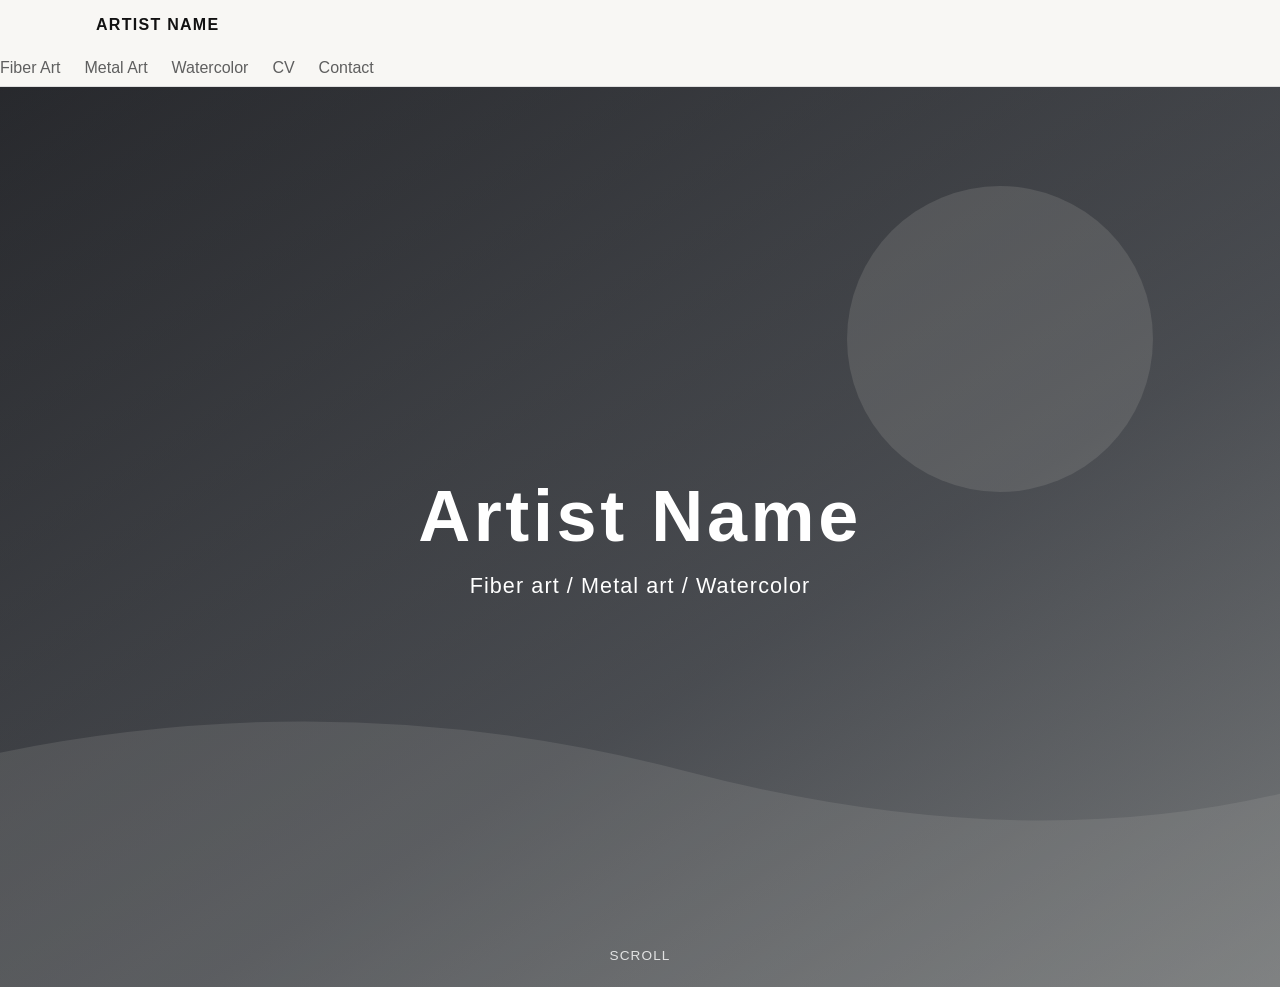
<file: index.html>
<!DOCTYPE html>
<html lang="en">
  <head>
    <meta charset="UTF-8" />
    <meta name="viewport" content="width=device-width, initial-scale=1.0" />
    <title>Artist Portfolio</title>
    <link rel="stylesheet" href="assets/css/style.css" />
  </head>
  <body>
    <header class="site-header">
      <div class="nav-wrap">
        <a class="brand" href="index.html">Artist Name</a>
        <button class="nav-toggle" data-nav-toggle aria-expanded="false" aria-controls="site-nav">☰</button>
      </div>
      <nav class="site-nav" id="site-nav" data-nav-menu>
        <a href="fiber.html">Fiber Art</a>
        <a href="metal.html">Metal Art</a>
        <a href="watercolor.html">Watercolor</a>
        <a href="cv.html">CV</a>
        <a href="contact.html">Contact</a>
      </nav>
    </header>

    <main class="hero">
      <div class="hero-content">
        <h1>Artist Name</h1>
        <p>Fiber art / Metal art / Watercolor</p>
      </div>
      <div class="scroll-hint">Scroll</div>
    </main>

    <script src="assets/js/main.js"></script>
  </body>
</html>
</file>
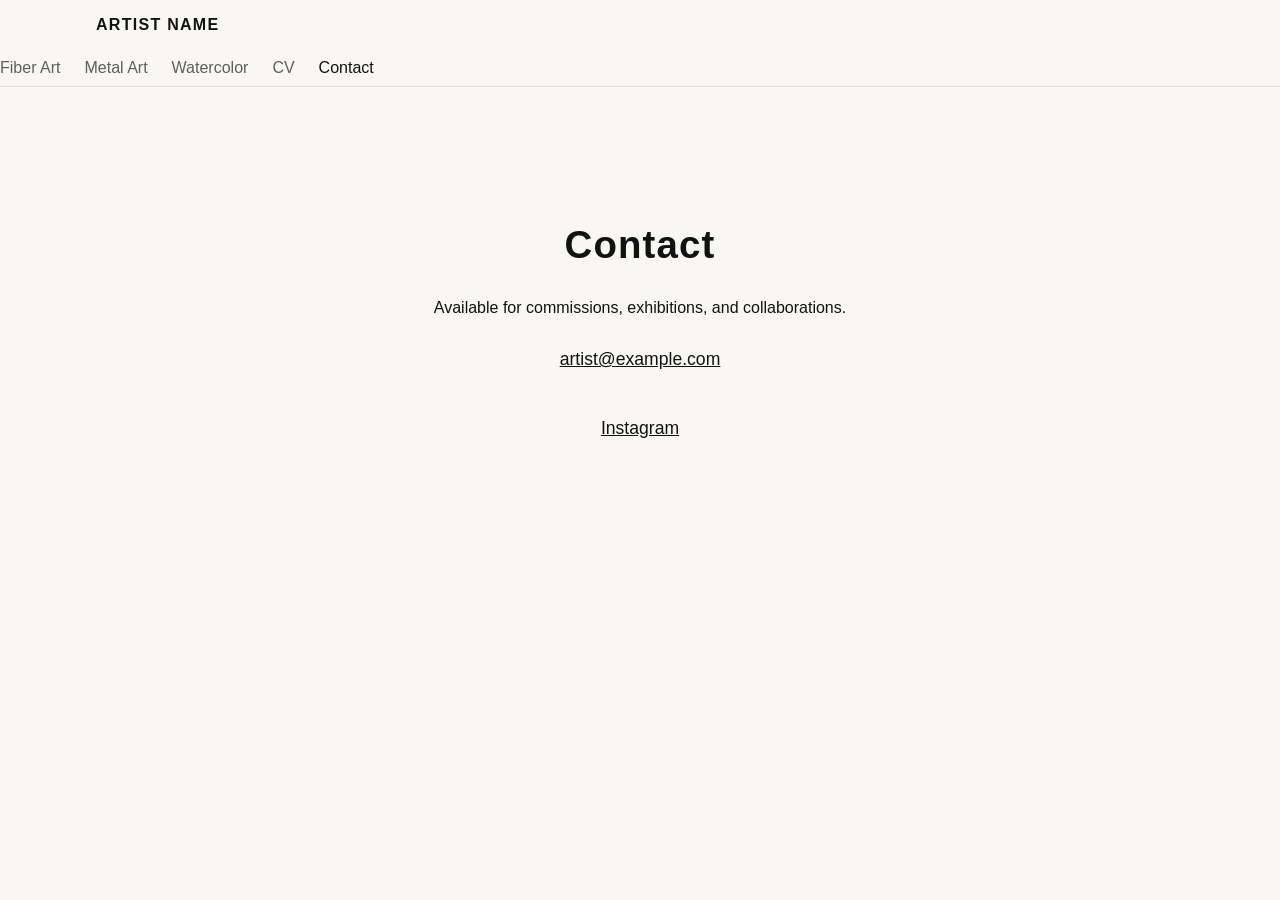
<file: contact.html>
<!DOCTYPE html>
<html lang="en">
  <head>
    <meta charset="UTF-8" />
    <meta name="viewport" content="width=device-width, initial-scale=1.0" />
    <title>Contact | Artist Portfolio</title>
    <link rel="stylesheet" href="assets/css/style.css" />
  </head>
  <body>
    <header class="site-header">
      <div class="nav-wrap">
        <a class="brand" href="index.html">Artist Name</a>
        <button class="nav-toggle" data-nav-toggle aria-expanded="false" aria-controls="site-nav">☰</button>
      </div>
      <nav class="site-nav" id="site-nav" data-nav-menu>
        <a href="fiber.html">Fiber Art</a>
        <a href="metal.html">Metal Art</a>
        <a href="watercolor.html">Watercolor</a>
        <a href="cv.html">CV</a>
        <a class="active" href="contact.html">Contact</a>
      </nav>
    </header>

    <main class="contact-main">
      <section class="contact-card">
        <h1 class="page-title">Contact</h1>
        <p>Available for commissions, exhibitions, and collaborations.</p>
        <p><a class="contact-link" href="mailto:artist@example.com">artist@example.com</a></p>
        <p><a class="contact-link" href="https://instagram.com/artist" target="_blank" rel="noopener noreferrer">Instagram</a></p>
      </section>
    </main>

    <script src="assets/js/main.js"></script>
  </body>
</html>
</file>
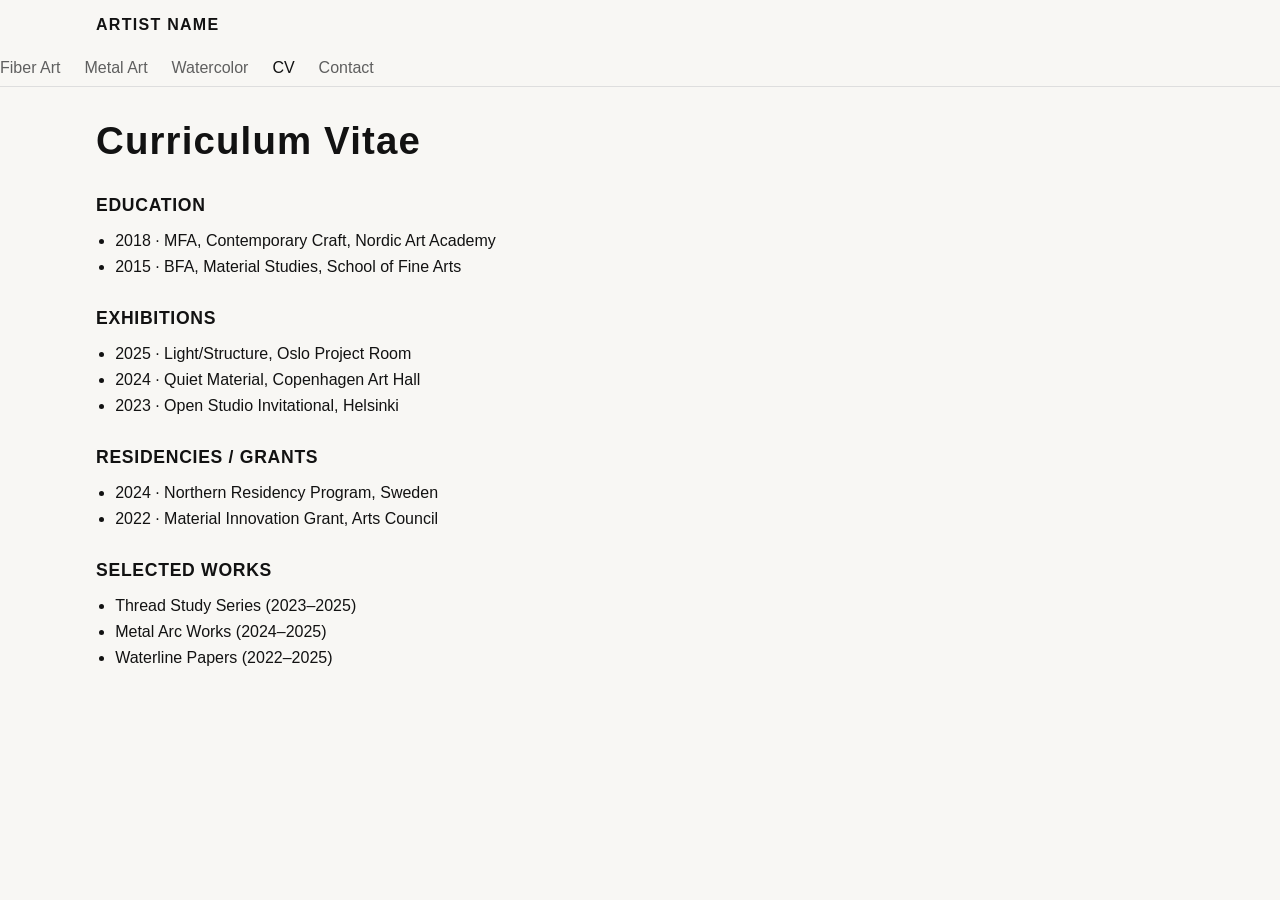
<file: cv.html>
<!DOCTYPE html>
<html lang="en">
  <head>
    <meta charset="UTF-8" />
    <meta name="viewport" content="width=device-width, initial-scale=1.0" />
    <title>CV | Artist Portfolio</title>
    <link rel="stylesheet" href="assets/css/style.css" />
  </head>
  <body>
    <header class="site-header">
      <div class="nav-wrap">
        <a class="brand" href="index.html">Artist Name</a>
        <button class="nav-toggle" data-nav-toggle aria-expanded="false" aria-controls="site-nav">☰</button>
      </div>
      <nav class="site-nav" id="site-nav" data-nav-menu>
        <a href="fiber.html">Fiber Art</a>
        <a href="metal.html">Metal Art</a>
        <a href="watercolor.html">Watercolor</a>
        <a class="active" href="cv.html">CV</a>
        <a href="contact.html">Contact</a>
      </nav>
    </header>

    <main class="cv-list">
      <h1 class="page-title">Curriculum Vitae</h1>

      <section>
        <h2>Education</h2>
        <ul>
          <li>2018 · MFA, Contemporary Craft, Nordic Art Academy</li>
          <li>2015 · BFA, Material Studies, School of Fine Arts</li>
        </ul>
      </section>

      <section>
        <h2>Exhibitions</h2>
        <ul>
          <li>2025 · Light/Structure, Oslo Project Room</li>
          <li>2024 · Quiet Material, Copenhagen Art Hall</li>
          <li>2023 · Open Studio Invitational, Helsinki</li>
        </ul>
      </section>

      <section>
        <h2>Residencies / Grants</h2>
        <ul>
          <li>2024 · Northern Residency Program, Sweden</li>
          <li>2022 · Material Innovation Grant, Arts Council</li>
        </ul>
      </section>

      <section>
        <h2>Selected Works</h2>
        <ul>
          <li>Thread Study Series (2023–2025)</li>
          <li>Metal Arc Works (2024–2025)</li>
          <li>Waterline Papers (2022–2025)</li>
        </ul>
      </section>

    </main>

    <script src="assets/js/main.js"></script>
  </body>
</html>
</file>
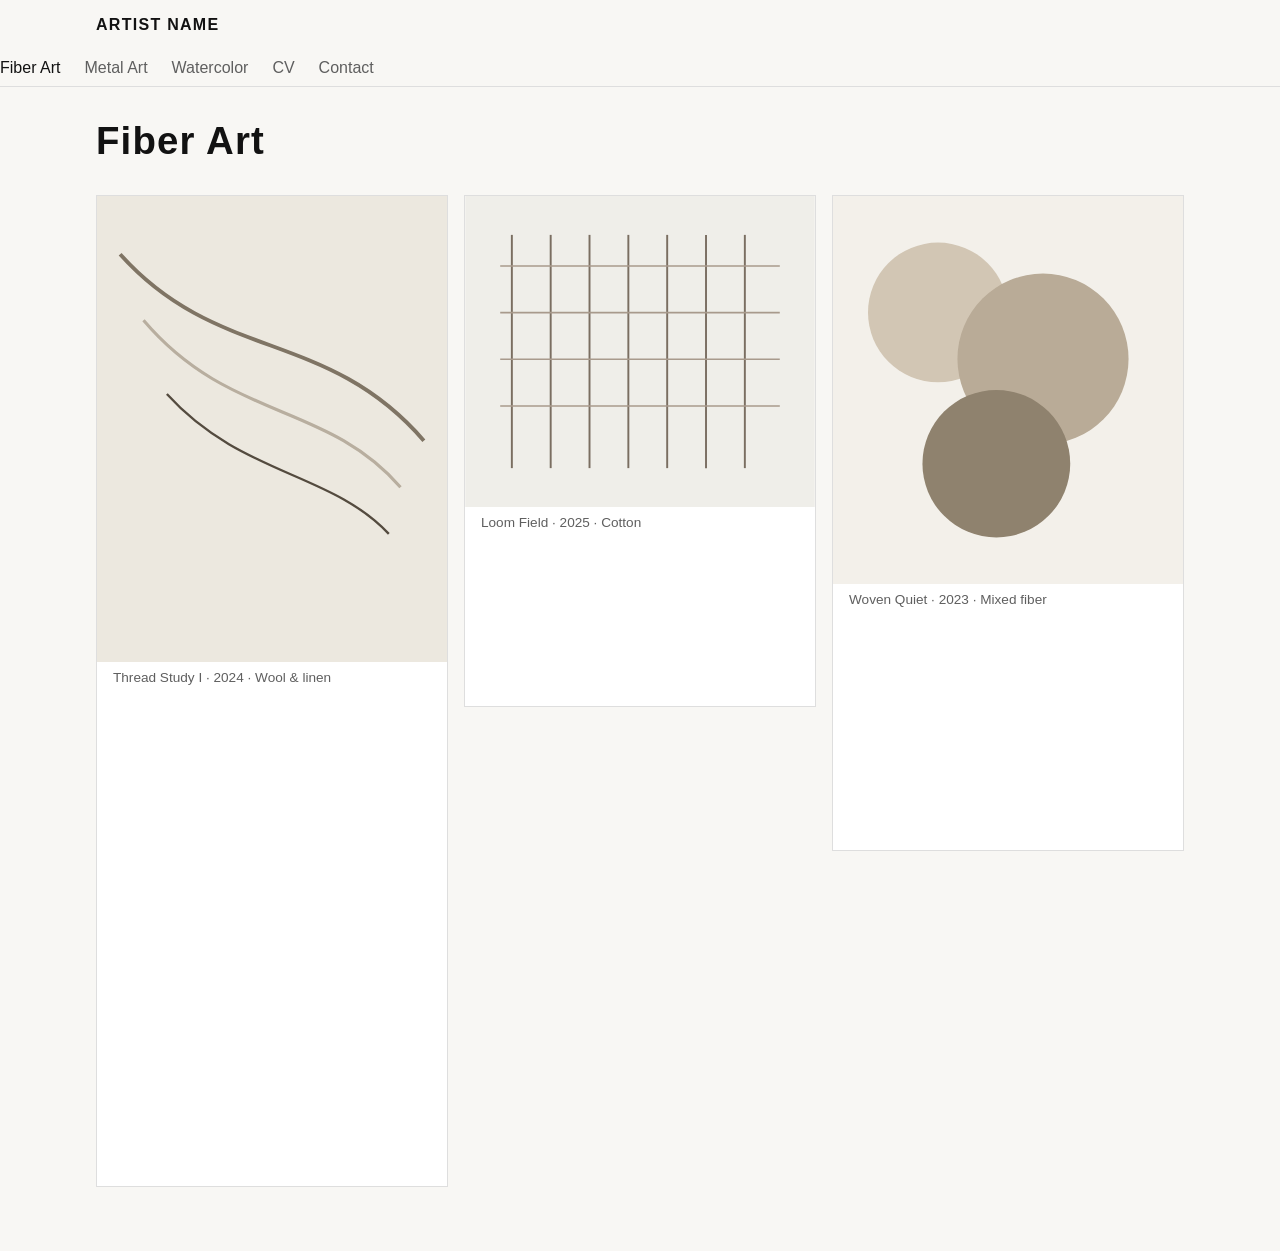
<file: fiber.html>
<!DOCTYPE html>
<html lang="en">
  <head>
    <meta charset="UTF-8" />
    <meta name="viewport" content="width=device-width, initial-scale=1.0" />
    <title>Fiber Art | Artist Portfolio</title>
    <link rel="stylesheet" href="assets/css/style.css" />
  </head>
  <body>
    <header class="site-header">
      <div class="nav-wrap">
        <a class="brand" href="index.html">Artist Name</a>
        <button class="nav-toggle" data-nav-toggle aria-expanded="false" aria-controls="site-nav">☰</button>
      </div>
      <nav class="site-nav" id="site-nav" data-nav-menu>
        <a class="active" href="fiber.html">Fiber Art</a>
        <a href="metal.html">Metal Art</a>
        <a href="watercolor.html">Watercolor</a>
        <a href="cv.html">CV</a>
        <a href="contact.html">Contact</a>
      </nav>
    </header>

    <main>
      <h1 class="page-title">Fiber Art</h1>
      <section class="gallery-grid" aria-label="Fiber art gallery">
        <figure class="gallery-item tall">
          <a data-lightbox-link data-title="Thread Study I" href="assets/images/fiber/fiber-1.svg"><img loading="lazy" src="assets/images/fiber/fiber-1.svg" alt="Thread Study I" /></a>
          <figcaption>Thread Study I · 2024 · Wool & linen</figcaption>
        </figure>
        <figure class="gallery-item short">
          <a data-lightbox-link data-title="Loom Field" href="assets/images/fiber/fiber-2.svg"><img loading="lazy" src="assets/images/fiber/fiber-2.svg" alt="Loom Field" /></a>
          <figcaption>Loom Field · 2025 · Cotton</figcaption>
        </figure>
        <figure class="gallery-item">
          <a data-lightbox-link data-title="Woven Quiet" href="assets/images/fiber/fiber-3.svg"><img loading="lazy" src="assets/images/fiber/fiber-3.svg" alt="Woven Quiet" /></a>
          <figcaption>Woven Quiet · 2023 · Mixed fiber</figcaption>
        </figure>
      </section>
    </main>

    <div class="lightbox" data-lightbox aria-hidden="true">
      <button class="lightbox-close" data-lightbox-close aria-label="Close image">Close</button>
      <img data-lightbox-image alt="" />
    </div>

    <script src="assets/js/main.js"></script>
  </body>
</html>
</file>
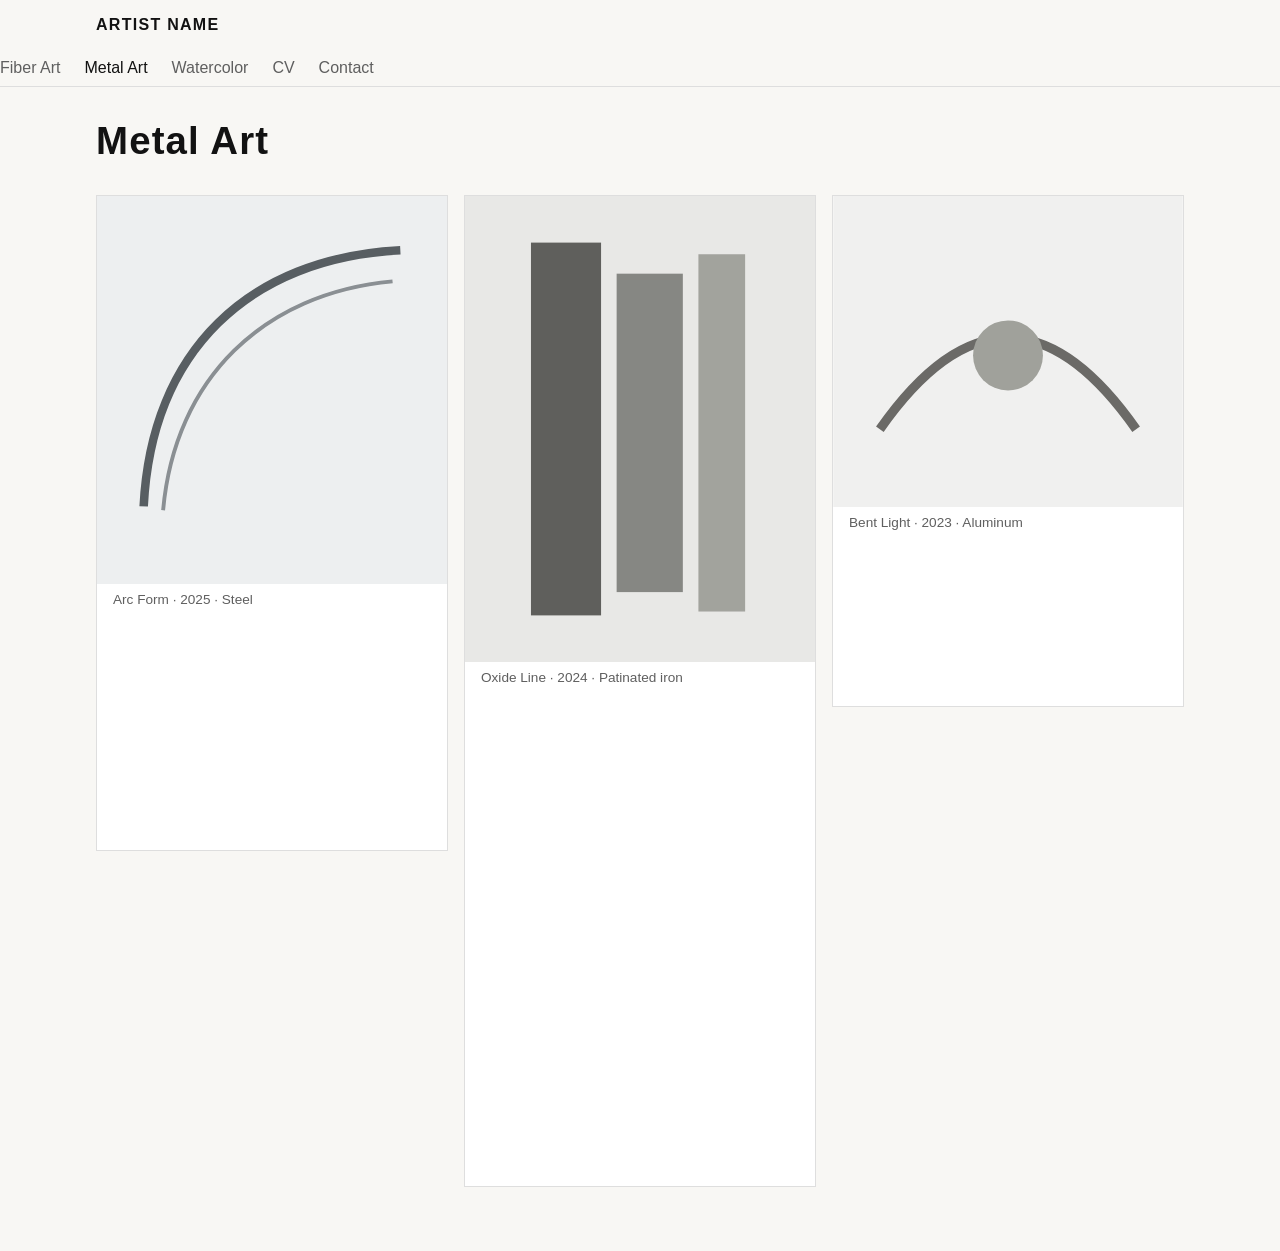
<file: metal.html>
<!DOCTYPE html>
<html lang="en">
  <head>
    <meta charset="UTF-8" />
    <meta name="viewport" content="width=device-width, initial-scale=1.0" />
    <title>Metal Art | Artist Portfolio</title>
    <link rel="stylesheet" href="assets/css/style.css" />
  </head>
  <body>
    <header class="site-header">
      <div class="nav-wrap">
        <a class="brand" href="index.html">Artist Name</a>
        <button class="nav-toggle" data-nav-toggle aria-expanded="false" aria-controls="site-nav">☰</button>
      </div>
      <nav class="site-nav" id="site-nav" data-nav-menu>
        <a href="fiber.html">Fiber Art</a>
        <a class="active" href="metal.html">Metal Art</a>
        <a href="watercolor.html">Watercolor</a>
        <a href="cv.html">CV</a>
        <a href="contact.html">Contact</a>
      </nav>
    </header>

    <main>
      <h1 class="page-title">Metal Art</h1>
      <section class="gallery-grid" aria-label="Metal art gallery">
        <figure class="gallery-item">
          <a data-lightbox-link data-title="Arc Form" href="assets/images/metal/metal-1.svg"><img loading="lazy" src="assets/images/metal/metal-1.svg" alt="Arc Form" /></a>
          <figcaption>Arc Form · 2025 · Steel</figcaption>
        </figure>
        <figure class="gallery-item tall">
          <a data-lightbox-link data-title="Oxide Line" href="assets/images/metal/metal-2.svg"><img loading="lazy" src="assets/images/metal/metal-2.svg" alt="Oxide Line" /></a>
          <figcaption>Oxide Line · 2024 · Patinated iron</figcaption>
        </figure>
        <figure class="gallery-item short">
          <a data-lightbox-link data-title="Bent Light" href="assets/images/metal/metal-3.svg"><img loading="lazy" src="assets/images/metal/metal-3.svg" alt="Bent Light" /></a>
          <figcaption>Bent Light · 2023 · Aluminum</figcaption>
        </figure>
      </section>
    </main>

    <div class="lightbox" data-lightbox aria-hidden="true">
      <button class="lightbox-close" data-lightbox-close aria-label="Close image">Close</button>
      <img data-lightbox-image alt="" />
    </div>

    <script src="assets/js/main.js"></script>
  </body>
</html>
</file>
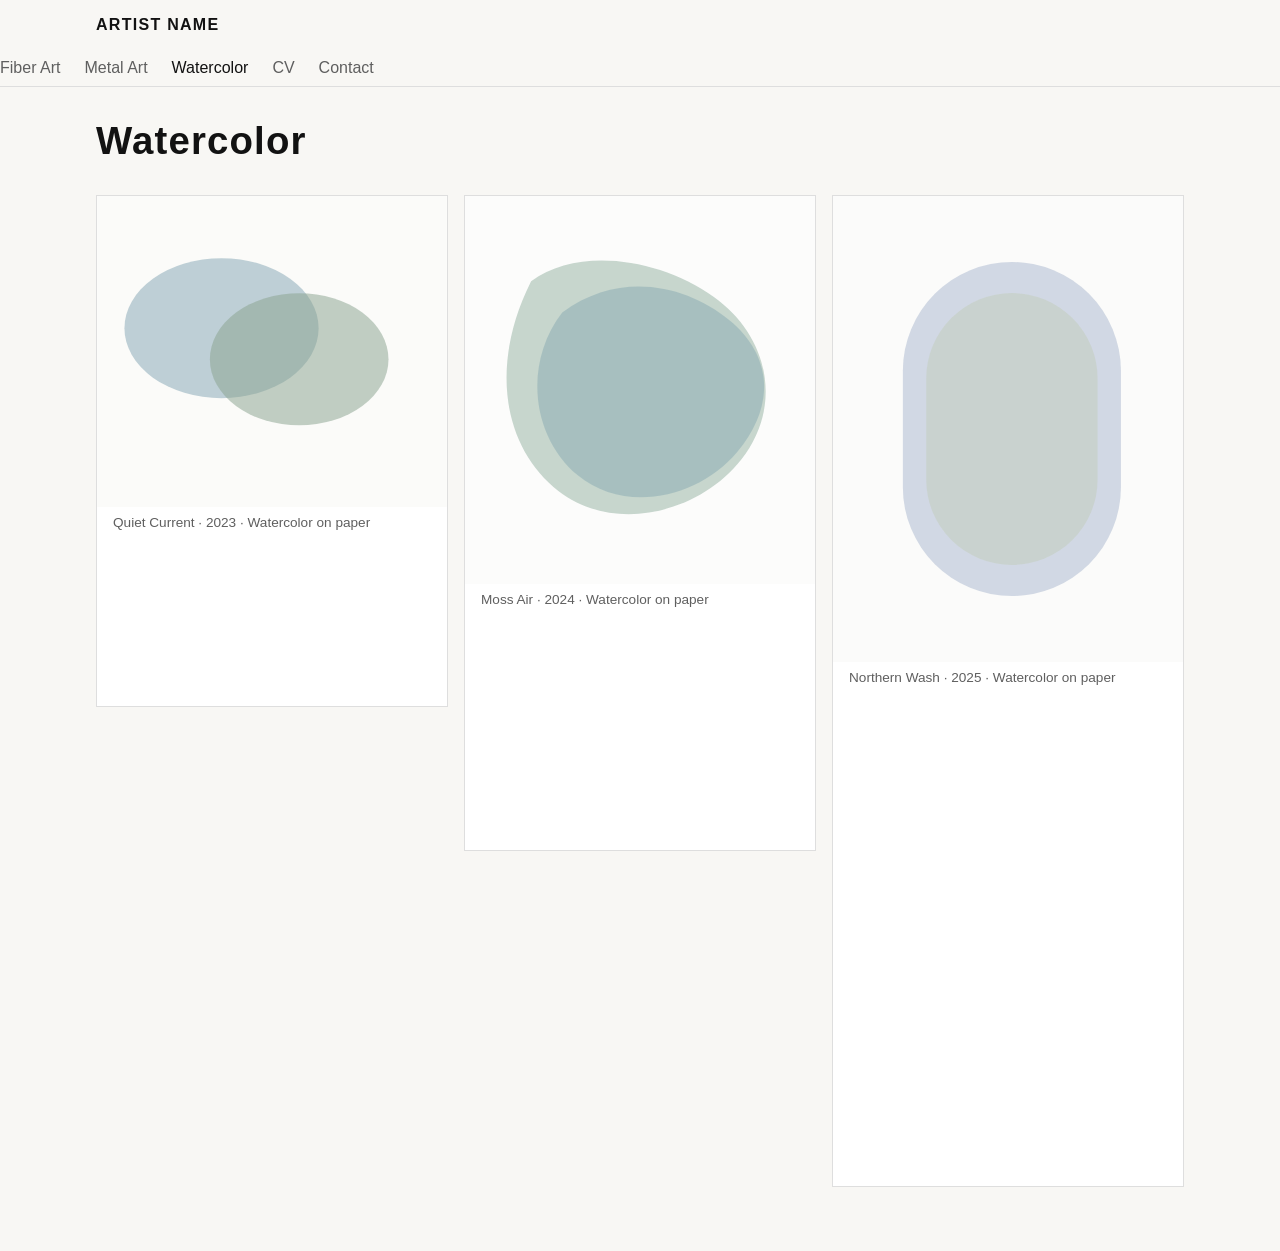
<file: watercolor.html>
<!DOCTYPE html>
<html lang="en">
  <head>
    <meta charset="UTF-8" />
    <meta name="viewport" content="width=device-width, initial-scale=1.0" />
    <title>Watercolor | Artist Portfolio</title>
    <link rel="stylesheet" href="assets/css/style.css" />
  </head>
  <body>
    <header class="site-header">
      <div class="nav-wrap">
        <a class="brand" href="index.html">Artist Name</a>
        <button class="nav-toggle" data-nav-toggle aria-expanded="false" aria-controls="site-nav">☰</button>
      </div>
      <nav class="site-nav" id="site-nav" data-nav-menu>
        <a href="fiber.html">Fiber Art</a>
        <a href="metal.html">Metal Art</a>
        <a class="active" href="watercolor.html">Watercolor</a>
        <a href="cv.html">CV</a>
        <a href="contact.html">Contact</a>
      </nav>
    </header>

    <main>
      <h1 class="page-title">Watercolor</h1>
      <section class="gallery-grid" aria-label="Watercolor gallery">
        <figure class="gallery-item short">
          <a data-lightbox-link data-title="Quiet Current" href="assets/images/watercolor/watercolor-1.svg"><img loading="lazy" src="assets/images/watercolor/watercolor-1.svg" alt="Quiet Current" /></a>
          <figcaption>Quiet Current · 2023 · Watercolor on paper</figcaption>
        </figure>
        <figure class="gallery-item">
          <a data-lightbox-link data-title="Moss Air" href="assets/images/watercolor/watercolor-2.svg"><img loading="lazy" src="assets/images/watercolor/watercolor-2.svg" alt="Moss Air" /></a>
          <figcaption>Moss Air · 2024 · Watercolor on paper</figcaption>
        </figure>
        <figure class="gallery-item tall">
          <a data-lightbox-link data-title="Northern Wash" href="assets/images/watercolor/watercolor-3.svg"><img loading="lazy" src="assets/images/watercolor/watercolor-3.svg" alt="Northern Wash" /></a>
          <figcaption>Northern Wash · 2025 · Watercolor on paper</figcaption>
        </figure>
      </section>
    </main>

    <div class="lightbox" data-lightbox aria-hidden="true">
      <button class="lightbox-close" data-lightbox-close aria-label="Close image">Close</button>
      <img data-lightbox-image alt="" />
    </div>

    <script src="assets/js/main.js"></script>
  </body>
</html>
</file>
<file: assets/css/style.css>
:root {
  --bg: #f8f7f4;
  --surface: #ffffff;
  --text: #121212;
  --muted: #5f5f5f;
  --border: #dedede;
  --space-1: 0.5rem;
  --space-2: 1rem;
  --space-3: 1.5rem;
  --space-4: 2rem;
  --space-5: 3rem;
  --space-6: 4rem;
  --max-width: 1120px;
}

* { box-sizing: border-box; }

html, body {
  margin: 0;
  padding: 0;
  font-family: -apple-system, BlinkMacSystemFont, "Segoe UI", Roboto, Helvetica, Arial, sans-serif;
  background: var(--bg);
  color: var(--text);
}

a {
  color: inherit;
  text-decoration: none;
}

.site-header {
  width: 100%;
  position: sticky;
  top: 0;
  z-index: 20;
  background: rgba(248, 247, 244, 0.95);
  border-bottom: 1px solid var(--border);
  backdrop-filter: blur(8px);
}

.nav-wrap {
  max-width: var(--max-width);
  margin: 0 auto;
  padding: var(--space-2);
  display: flex;
  align-items: center;
  justify-content: space-between;
  gap: var(--space-2);
}

.brand {
  font-size: 1rem;
  letter-spacing: 0.08em;
  text-transform: uppercase;
  font-weight: 600;
}

.nav-toggle {
  border: 1px solid var(--border);
  background: transparent;
  color: var(--text);
  padding: 0.4rem 0.6rem;
  font-size: 1rem;
}

.site-nav {
  display: none;
  width: 100%;
  flex-direction: column;
  gap: var(--space-1);
  padding: 0 var(--space-2) var(--space-2);
}

.site-nav.is-open { display: flex; }

.site-nav a {
  padding: 0.55rem 0;
  color: var(--muted);
}

.site-nav a.active,
.site-nav a:hover { color: var(--text); }

main {
  max-width: var(--max-width);
  margin: 0 auto;
  padding: var(--space-4) var(--space-2) var(--space-6);
}

.hero {
  min-height: 100vh;
  max-width: none;
  padding: 0;
  position: relative;
  display: flex;
  align-items: center;
  justify-content: center;
  text-align: center;
  background: linear-gradient(rgba(18, 18, 18, 0.32), rgba(18, 18, 18, 0.32)),
    url("../images/hero.svg") center / cover no-repeat;
  color: #fff;
}

.hero-content {
  padding: var(--space-4);
}

.hero h1 {
  margin: 0 0 var(--space-2);
  font-size: clamp(2rem, 8vw, 4.5rem);
  letter-spacing: 0.05em;
  font-weight: 700;
}

.hero p {
  margin: 0;
  font-size: clamp(1rem, 2.4vw, 1.35rem);
  letter-spacing: 0.05em;
}

.scroll-hint {
  position: absolute;
  bottom: var(--space-3);
  left: 50%;
  transform: translateX(-50%);
  font-size: 0.85rem;
  letter-spacing: 0.08em;
  text-transform: uppercase;
  opacity: 0.8;
}

.page-title {
  margin: 0 0 var(--space-4);
  font-size: clamp(1.6rem, 3vw, 2.4rem);
  font-weight: 600;
  letter-spacing: 0.03em;
}

.gallery-grid {
  display: grid;
  grid-template-columns: 1fr;
  grid-auto-rows: 8px;
  gap: var(--space-2);
}

.gallery-item {
  margin: 0;
  background: var(--surface);
  border: 1px solid var(--border);
  overflow: hidden;
  grid-row: span 28;
}

.gallery-item.tall { grid-row: span 42; }
.gallery-item.short { grid-row: span 22; }

.gallery-item a,
.gallery-item img {
  width: 100%;
  display: block;
}

.gallery-item img {
  height: 100%;
  object-fit: cover;
  transition: transform 180ms ease;
}

.gallery-item figcaption {
  padding: var(--space-1) var(--space-2);
  font-size: 0.85rem;
  color: var(--muted);
}

.cv-list section,
.contact-card {
  margin-bottom: var(--space-4);
}

h2 {
  margin: 0 0 var(--space-2);
  font-size: 1.1rem;
  letter-spacing: 0.04em;
  text-transform: uppercase;
}

ul {
  margin: 0;
  padding-left: 1.2rem;
}

li { margin-bottom: var(--space-1); }

.contact-main {
  min-height: 65vh;
  display: flex;
  align-items: center;
  justify-content: center;
}

.contact-card {
  width: 100%;
  max-width: 560px;
  text-align: center;
}

.contact-link {
  display: inline-block;
  margin: var(--space-2) 0;
  font-size: 1.1rem;
  text-decoration: underline;
}

.lightbox {
  position: fixed;
  inset: 0;
  background: rgba(18, 18, 18, 0.94);
  display: none;
  align-items: center;
  justify-content: center;
  padding: var(--space-2);
  z-index: 50;
}

.lightbox[aria-hidden="false"] {
  display: flex;
}

.lightbox img {
  max-width: min(92vw, 1200px);
  max-height: 86vh;
  width: auto;
  height: auto;
}

.lightbox-close {
  position: fixed;
  top: var(--space-2);
  right: var(--space-2);
  color: #fff;
  border: 1px solid #fff;
  background: transparent;
  padding: 0.4rem 0.65rem;
}

@media (min-width: 700px) {
  .nav-toggle { display: none; }
  .site-nav {
    display: flex;
    width: auto;
    padding: 0;
    flex-direction: row;
    gap: var(--space-3);
  }

  .gallery-grid {
    grid-template-columns: repeat(auto-fit, minmax(220px, 1fr));
  }
}

@media (hover: hover) and (pointer: fine) {
  .gallery-item a:hover img {
    transform: scale(1.03);
  }
}
</file>
